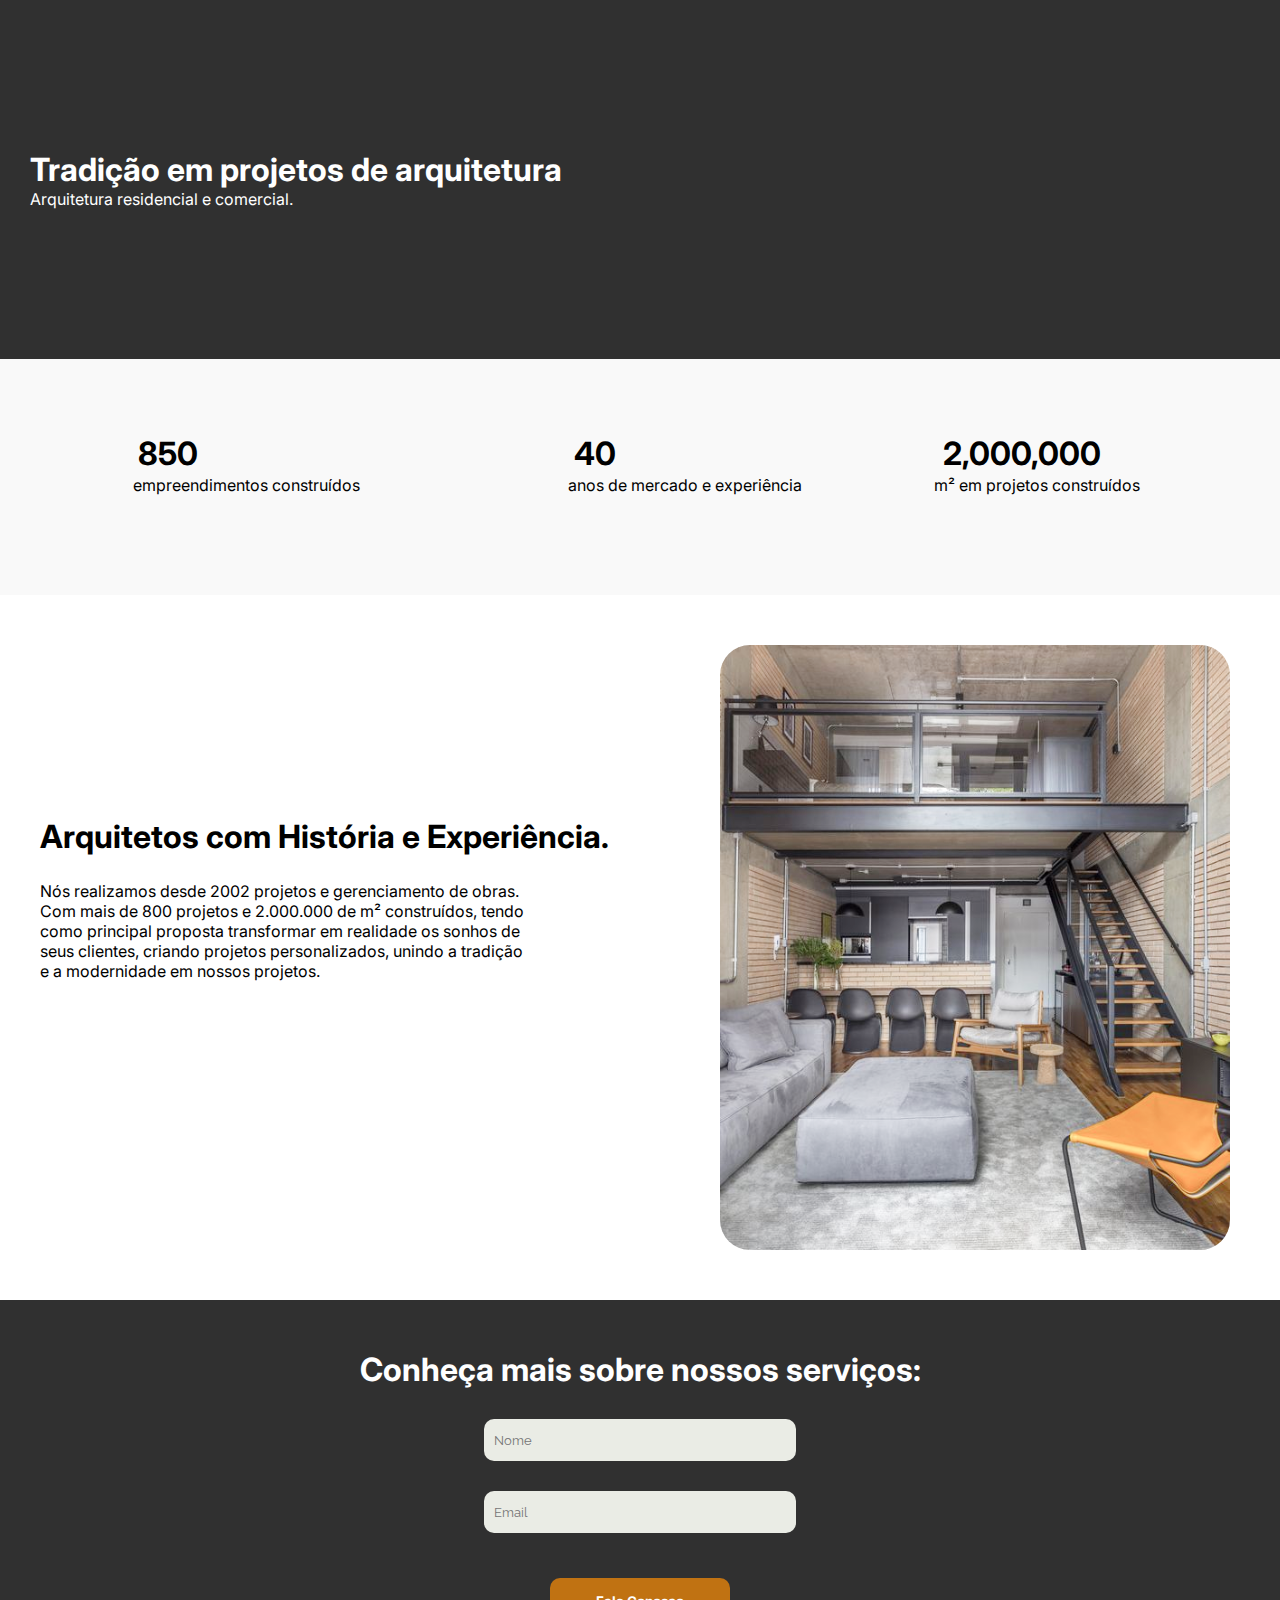
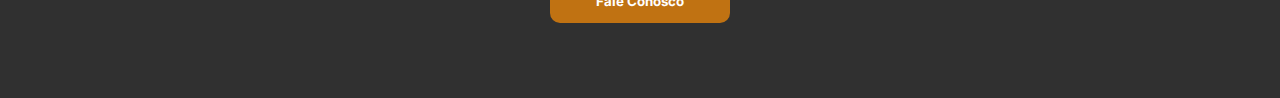
<file: index.html>
<!DOCTYPE html>
<html lang="pt-br">
<head>
    <meta charset="UTF-8">
    <meta name="viewport" content="width=device-width, initial-scale=1.0">

    <!-- Fontes Google -->
    <link rel="preconnect" href="https://fonts.googleapis.com">
    <link href="https://fonts.googleapis.com/css2?family=Inter:ital,opsz,wght@0,14..32,100..900;1,14..32,100..900&display=swap" rel="stylesheet">
    <link rel="preconnect" href="https://fonts.gstatic.com" crossorigin>
    <link href="https://fonts.googleapis.com/css2?family=Inter:ital,opsz,wght@0,14..32,100..900;1,14..32,100..900&family=Raleway:ital,wght@0,100..900;1,100..900&display=swap" rel="stylesheet">

    <title>Landing page</title>
    <link rel="stylesheet" href="style.css">

    <!-- Script de envio para Sheetmonkey -->
    <script defer>
        document.addEventListener("DOMContentLoaded", function () {
            const form = document.getElementById("formulario-contato");

            form.addEventListener("submit", function (event) {
                event.preventDefault();

                const formData = new FormData(form);
                const jsonData = {};

                formData.forEach((value, key) => {
                    jsonData[key] = value;
                });

                fetch("https://api.sheetmonkey.io/form/2SRrXzhDNQhipWWpjCps5T", {
                    method: "POST",
                    headers: {
                        "Content-Type": "application/json",
                    },
                    body: JSON.stringify(jsonData),
                })
                    .then((response) => {
                        if (response.ok) {
                            alert("Dados enviados com sucesso!");
                            form.reset();
                        } else {
                            alert("Erro ao enviar os dados.");
                        }
                    })
                    .catch((error) => {
                        console.error("Erro:", error);
                        alert("Erro ao enviar os dados.");
                    });
            });
        });
    </script>
</head>
<body>

    <!-- MENU SUPERIOR -->
    <div id="menusuperior">
        <h1 id="titulo-menu-superior">Tradição em projetos de arquitetura</h1>
        <p id="texto-menu-superior">Arquitetura residencial e comercial.</p>
    </div>

    <!-- TEXTO MENU INFORMACIONAL -->
    <div class="highlight">
        <div class="column">
            <span class="number">850</span>
            <p class="text" id="empreendimentos">empreendimentos construídos</p>
        </div>
        <div class="column">
            <span class="number">40</span>
            <p class="text" id="anos">anos de mercado e experiência</p>
        </div>
        <div class="column">
            <span class="number">2,000,000</span>
            <p class="text" id="projetos">m² em projetos construídos</p>
        </div>
    </div>

    <!-- MENU IMAGEM -->
    <div class="content">
        <div class="text">
            <h1>Arquitetos com História e Experiência.</h1>
            <p id="texto-desktop">
                Nós realizamos desde 2002 projetos e gerenciamento de obras. <br>
                Com mais de 800 projetos e 2.000.000 de m² construídos, tendo <br>
                como principal proposta transformar em realidade os sonhos de <br>
                seus clientes, criando projetos personalizados, unindo a tradição <br>
                e a modernidade em nossos projetos.
            </p>
        </div>
        <img src="imagem.svg" alt="Imagem de Arquitetura">
    </div>

    <!-- FORMULÁRIO -->
    <div id="secao-formulario">
        <h1 id="titulo-formulario">Conheça mais sobre nossos serviços:</h1>
        <form id="formulario-contato">
            <input type="text" placeholder="Nome" name="Name" required><br>
            <input type="email" placeholder="Email" name="Email" required><br>
            <input type="hidden" name="Created" value="x-sheetmonkey-current-date-time" />
            <button type="submit">Fale Conosco</button>
        </form>
    </div>

</body>
</html>
</file>
<file: style.css>
*{
    margin: 0px;
    font-family:"inter";

}
#titulo-menu-superior{
    margin-left: 30px;
    color: #FFFFFF;
}
#texto-menu-superior{
    margin-left: 30px;
    color: #FFFFFF;
    

}
#menusuperior{
    background-color: #303030;
    padding-bottom: 150px;
    padding-top: 150px;
}

.highlight {
    display: flex;
    background-color: #F9F9F9 ;
    padding-top: 75px;
    
    
}
  
  .column {
    padding-bottom: -10px;
    text-align: center;
    justify-content: space-around;
    flex: 1; /* Faz com que cada coluna ocupe o mesmo espaço */
  }
  
  .number {
    margin-right: 90px;
    font-size: 2em; /* Aumenta o tamanho do número para destacá-lo */
    font-weight: bold; /* Deixa o número em negrito */
    color: black; /* Cor de destaque para o número */
  }
  
  .text {
    margin-top: 2px; /* Espaçamento entre o número e o texto */
    
  }
#empreendimentos{
    margin-left: 66px;

}
#anos{
    margin-left: 90px;
}
#projetos{
    margin-right: 99px;
}

.content {
    display: flex;
    align-items: center; /* Alinha verticalmente ao centro */
    justify-content: space-between; /* Espaça os elementos igualmente */
  }
  
  .text {
    order: 1; /* Define a ordem do texto */
    margin-left: 40px;
    margin-bottom: 100px;
  }
  
  img {
    order: 2; /* Define a ordem da imagem */
    max-width: 100%; /* Garante que a imagem não ultrapasse o tamanho da div */
    margin-top: 50px;
    margin-bottom: 50px;
    margin-right: 50px;
  }
#texto-desktop{
    margin-top: 25px;
}
#secao-formulario{
    text-align: center;
    background-color: #303030;
    padding-top: 50px;
    padding-bottom: 25px;
    
}
#titulo-formulario{
   color: #FFFFFF;
   margin-bottom: 15px;
   text-align: center;

}
input{
    font-family: "Raleway";
    width: 300px;
    height: 40px;
    background-color: #EAECE5;
    margin: 15px;
    border: 0px;
    border-radius: 10px;
    padding-left: 10px;
    
}
button{
    background-color: #C07212;
    width: 180px;
    height: 45px;
    color: #FFFFFF;
    border: 10px;
    border-radius: 10px;
    margin-bottom: 50px;
    font-weight: bolder;
    cursor: pointer;
    margin-top: 30px;
}
button:hover{
    background-color: rgb(177, 98, 8);
    color: white;
    transform: translateY(-7px);
    box-shadow: 0px 15px 20px rgb(80, 30, 12);
    transition-duration: 0.5s;
}
</file>
